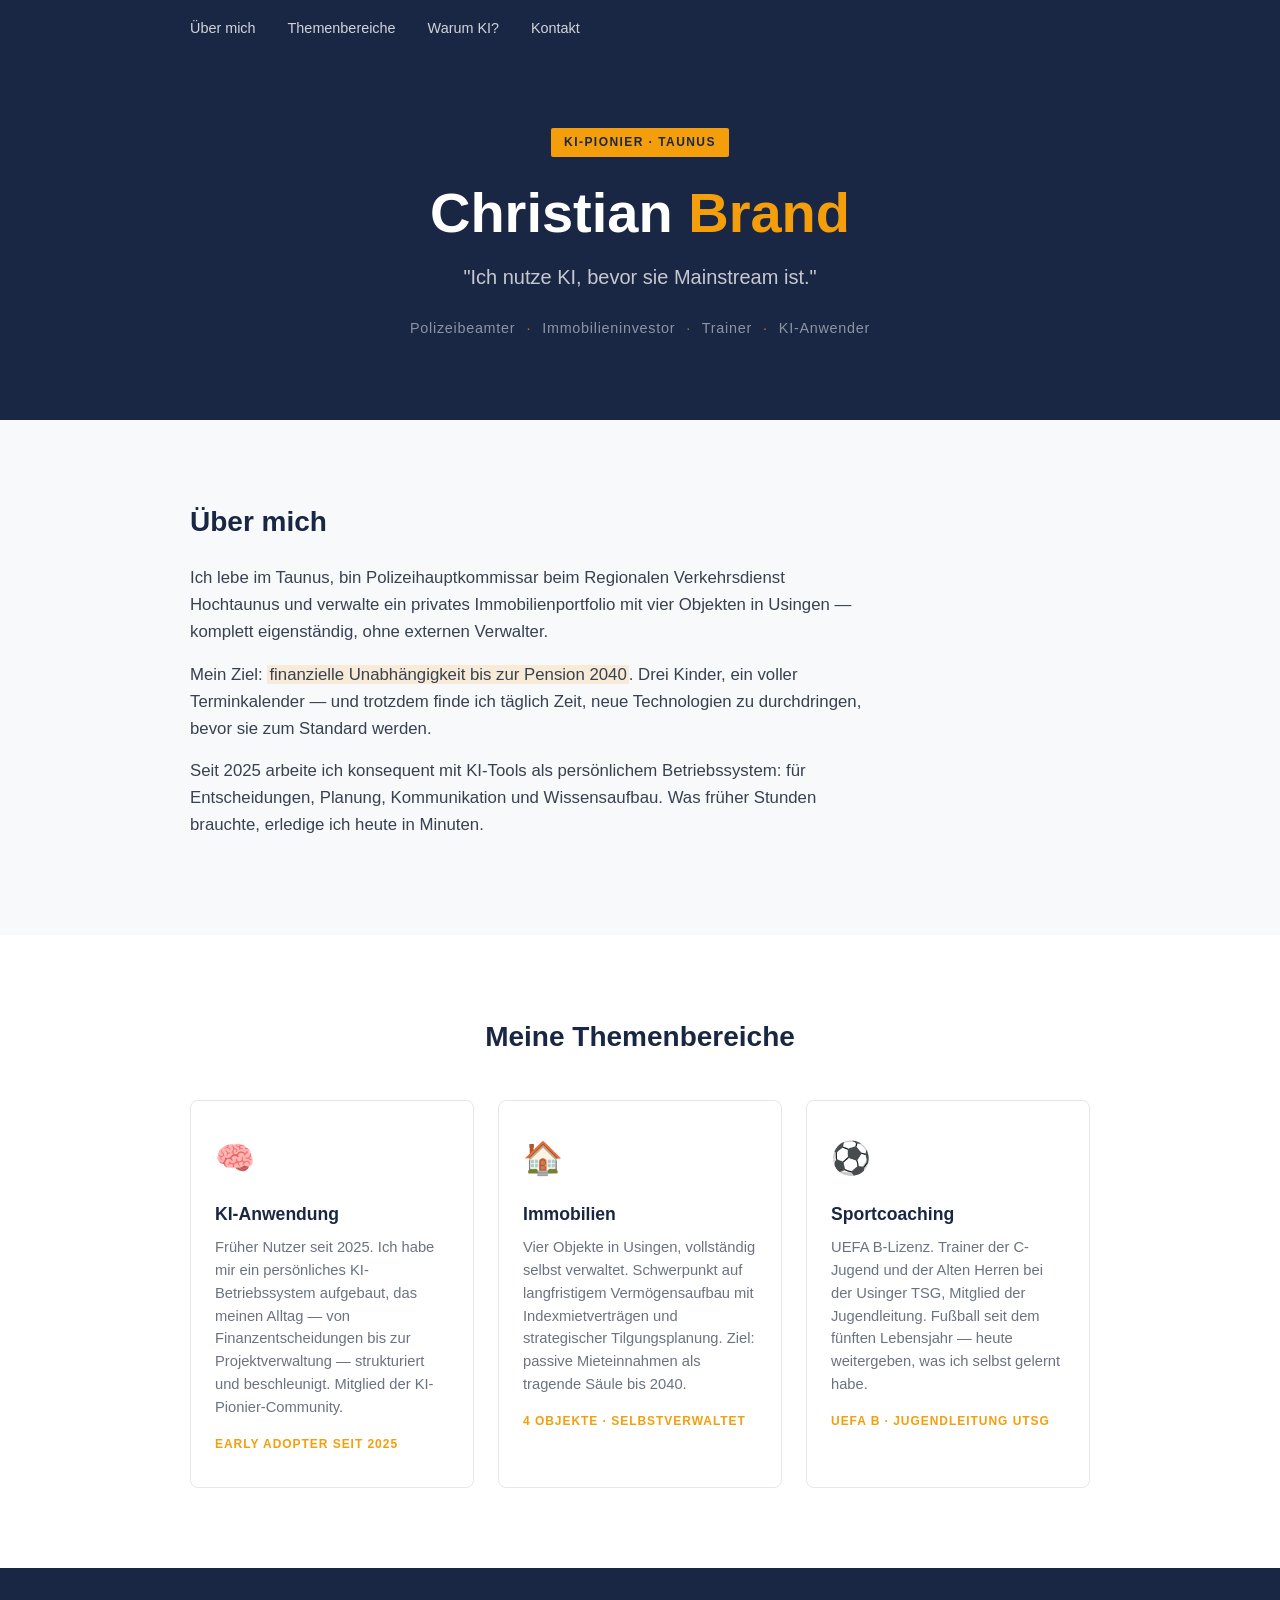
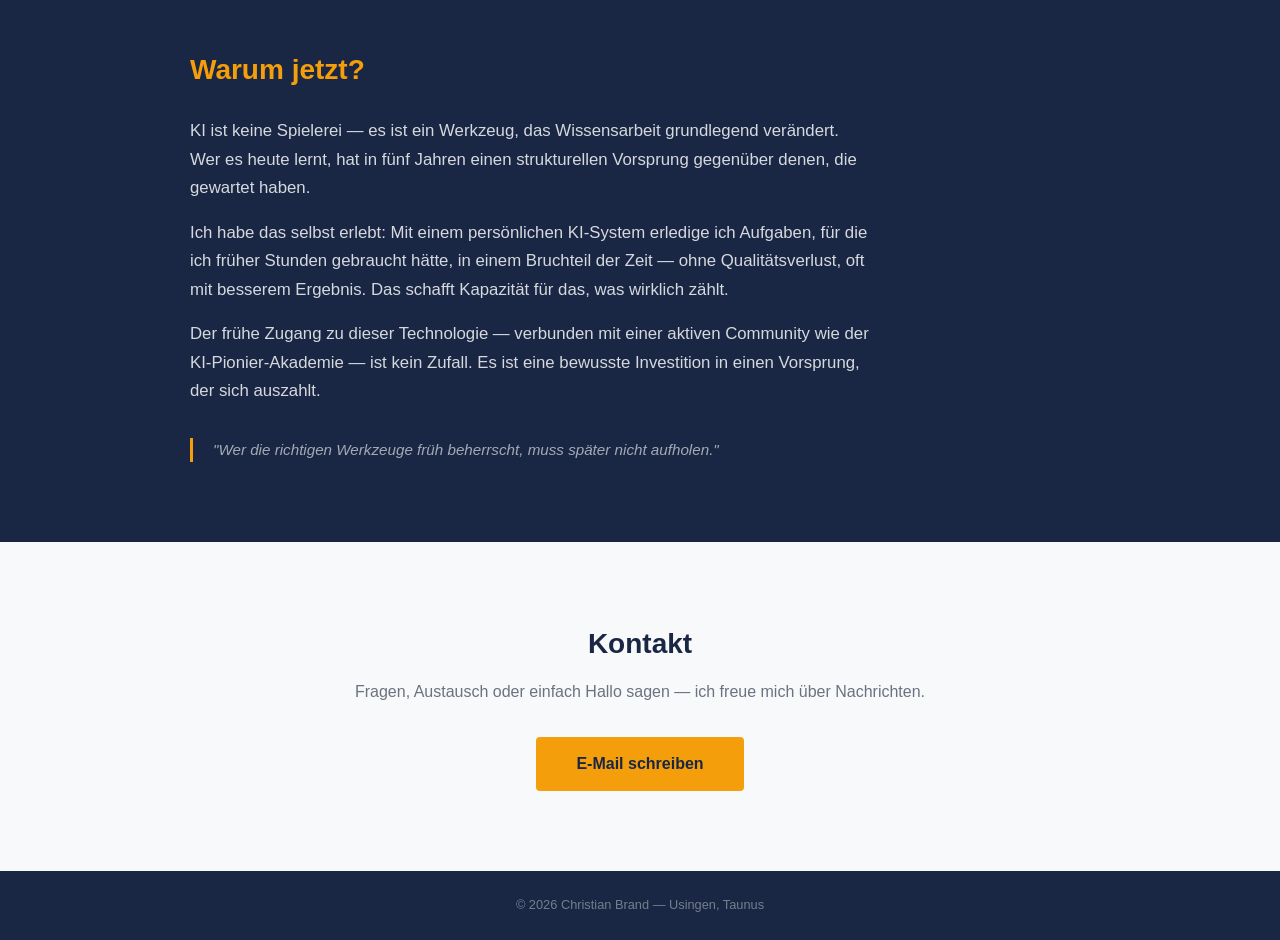
<file: 04-projects/website-landing-page/index.html>
<!DOCTYPE html>
<html lang="de">
<head>
  <meta charset="UTF-8">
  <meta name="viewport" content="width=device-width, initial-scale=1.0">
  <title>Christian Brand — KI-Pionier · Immobilien · Coaching</title>
  <meta name="description" content="Christian Brand aus dem Taunus — früher KI-Anwender, Immobilieninvestor und UEFA-B-Trainer.">
  <link rel="stylesheet" href="style.css">
</head>
<body>

  <nav>
    <ul>
      <li><a href="#ueber">Über mich</a></li>
      <li><a href="#themen">Themenbereiche</a></li>
      <li><a href="#warum">Warum KI?</a></li>
      <li><a href="#kontakt">Kontakt</a></li>
    </ul>
  </nav>

  <!-- Hero -->
  <section id="hero">
    <div class="container">
      <div class="label">KI-Pionier · Taunus</div>
      <h1>Christian <span>Brand</span></h1>
      <p class="tagline">"Ich nutze KI, bevor sie Mainstream ist."</p>
      <p class="sub">
        Polizeibeamter
        <span>·</span>
        Immobilieninvestor
        <span>·</span>
        Trainer
        <span>·</span>
        KI-Anwender
      </p>
    </div>
  </section>

  <!-- Über mich -->
  <section id="ueber">
    <div class="container">
      <h2>Über mich</h2>
      <p>
        Ich lebe im Taunus, bin Polizeihauptkommissar beim Regionalen Verkehrsdienst Hochtaunus
        und verwalte ein privates Immobilienportfolio mit vier Objekten in Usingen —
        komplett eigenständig, ohne externen Verwalter.
      </p>
      <p>
        Mein Ziel: <span class="highlight">finanzielle Unabhängigkeit bis zur Pension 2040</span>.
        Drei Kinder, ein voller Terminkalender — und trotzdem finde ich täglich Zeit,
        neue Technologien zu durchdringen, bevor sie zum Standard werden.
      </p>
      <p>
        Seit 2025 arbeite ich konsequent mit KI-Tools als persönlichem Betriebssystem:
        für Entscheidungen, Planung, Kommunikation und Wissensaufbau.
        Was früher Stunden brauchte, erledige ich heute in Minuten.
      </p>
    </div>
  </section>

  <!-- Themenbereiche -->
  <section id="themen">
    <div class="container">
      <h2>Meine Themenbereiche</h2>
      <div class="cards">

        <div class="card">
          <div class="icon">&#129504;</div>
          <h3>KI-Anwendung</h3>
          <p>
            Früher Nutzer seit 2025. Ich habe mir ein persönliches KI-Betriebssystem aufgebaut,
            das meinen Alltag — von Finanzentscheidungen bis zur Projektverwaltung — strukturiert
            und beschleunigt. Mitglied der KI-Pionier-Community.
          </p>
          <span class="tag">Early Adopter seit 2025</span>
        </div>

        <div class="card">
          <div class="icon">&#127968;</div>
          <h3>Immobilien</h3>
          <p>
            Vier Objekte in Usingen, vollständig selbst verwaltet. Schwerpunkt auf
            langfristigem Vermögensaufbau mit Indexmietverträgen und strategischer
            Tilgungsplanung. Ziel: passive Mieteinnahmen als tragende Säule bis 2040.
          </p>
          <span class="tag">4 Objekte · Selbstverwaltet</span>
        </div>

        <div class="card">
          <div class="icon">&#9917;</div>
          <h3>Sportcoaching</h3>
          <p>
            UEFA B-Lizenz. Trainer der C-Jugend und der Alten Herren bei der Usinger TSG,
            Mitglied der Jugendleitung. Fußball seit dem fünften Lebensjahr —
            heute weitergeben, was ich selbst gelernt habe.
          </p>
          <span class="tag">UEFA B · Jugendleitung UTSG</span>
        </div>

      </div>
    </div>
  </section>

  <!-- Warum jetzt -->
  <section id="warum">
    <div class="container">
      <h2>Warum jetzt?</h2>
      <p>
        KI ist keine Spielerei — es ist ein Werkzeug, das Wissensarbeit grundlegend verändert.
        Wer es heute lernt, hat in fünf Jahren einen strukturellen Vorsprung gegenüber denen,
        die gewartet haben.
      </p>
      <p>
        Ich habe das selbst erlebt: Mit einem persönlichen KI-System erledige ich Aufgaben,
        für die ich früher Stunden gebraucht hätte, in einem Bruchteil der Zeit —
        ohne Qualitätsverlust, oft mit besserem Ergebnis.
        Das schafft Kapazität für das, was wirklich zählt.
      </p>
      <p>
        Der frühe Zugang zu dieser Technologie — verbunden mit einer aktiven Community
        wie der KI-Pionier-Akademie — ist kein Zufall. Es ist eine bewusste Investition
        in einen Vorsprung, der sich auszahlt.
      </p>
      <blockquote>
        "Wer die richtigen Werkzeuge früh beherrscht, muss später nicht aufholen."
      </blockquote>
    </div>
  </section>

  <!-- Kontakt -->
  <section id="kontakt">
    <div class="container">
      <h2>Kontakt</h2>
      <p>Fragen, Austausch oder einfach Hallo sagen — ich freue mich über Nachrichten.</p>
      <a class="btn" href="mailto:rennsocke@gmail.com">E-Mail schreiben</a>
    </div>
  </section>

  <footer>
    <p>&copy; 2026 Christian Brand &mdash; Usingen, Taunus</p>
  </footer>

</body>
</html>
</file>
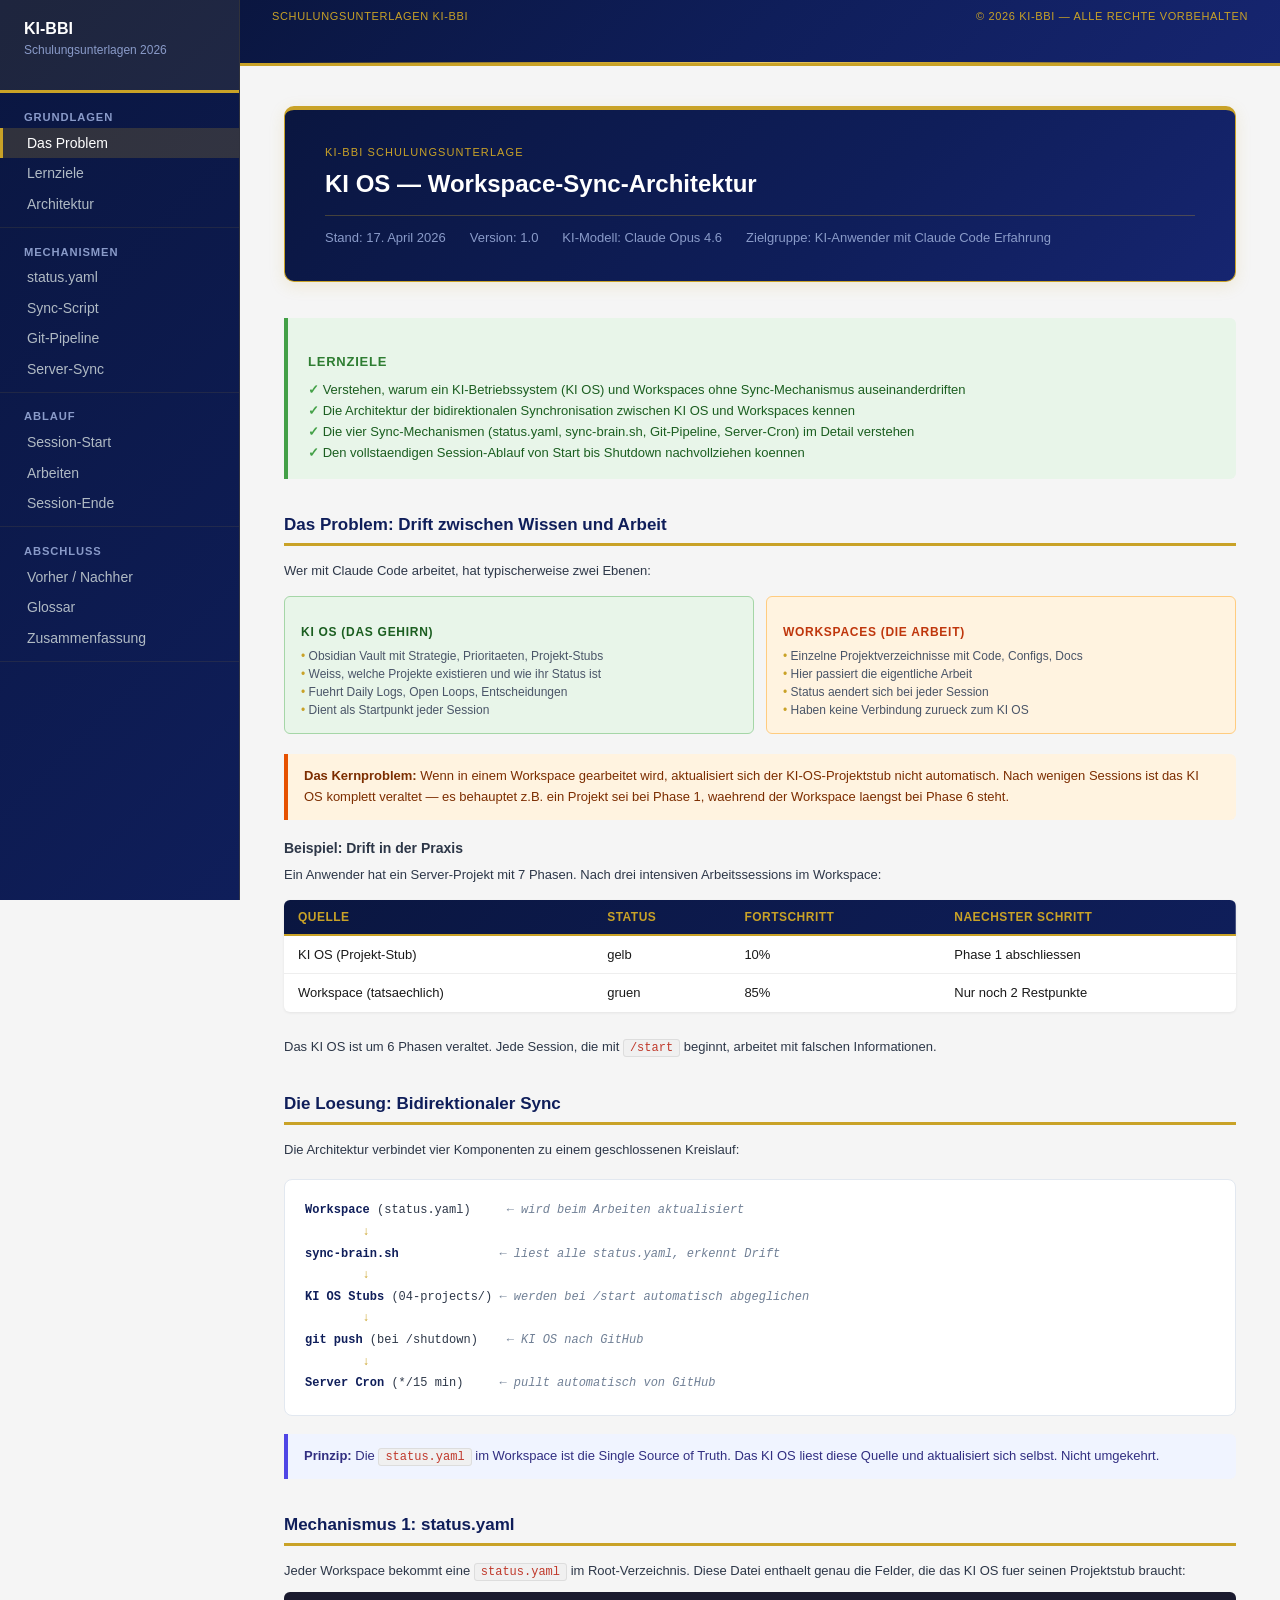
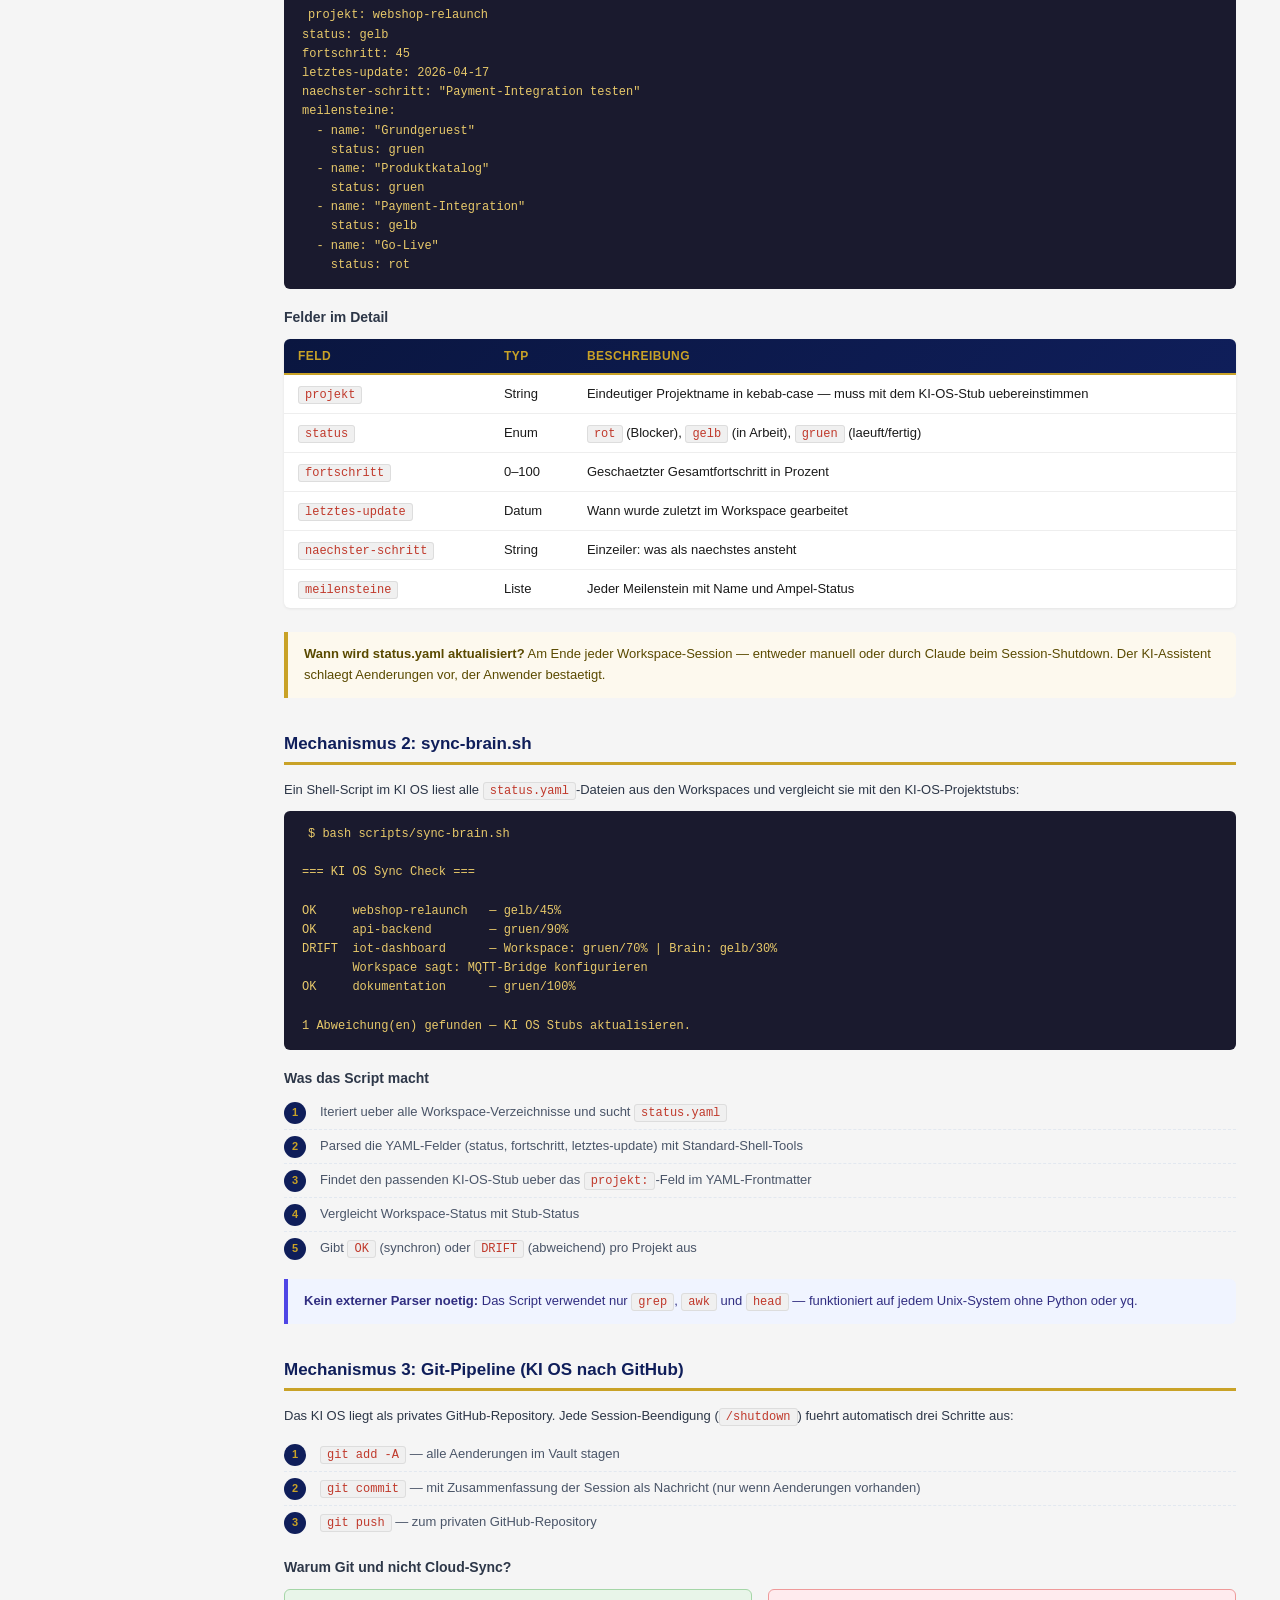
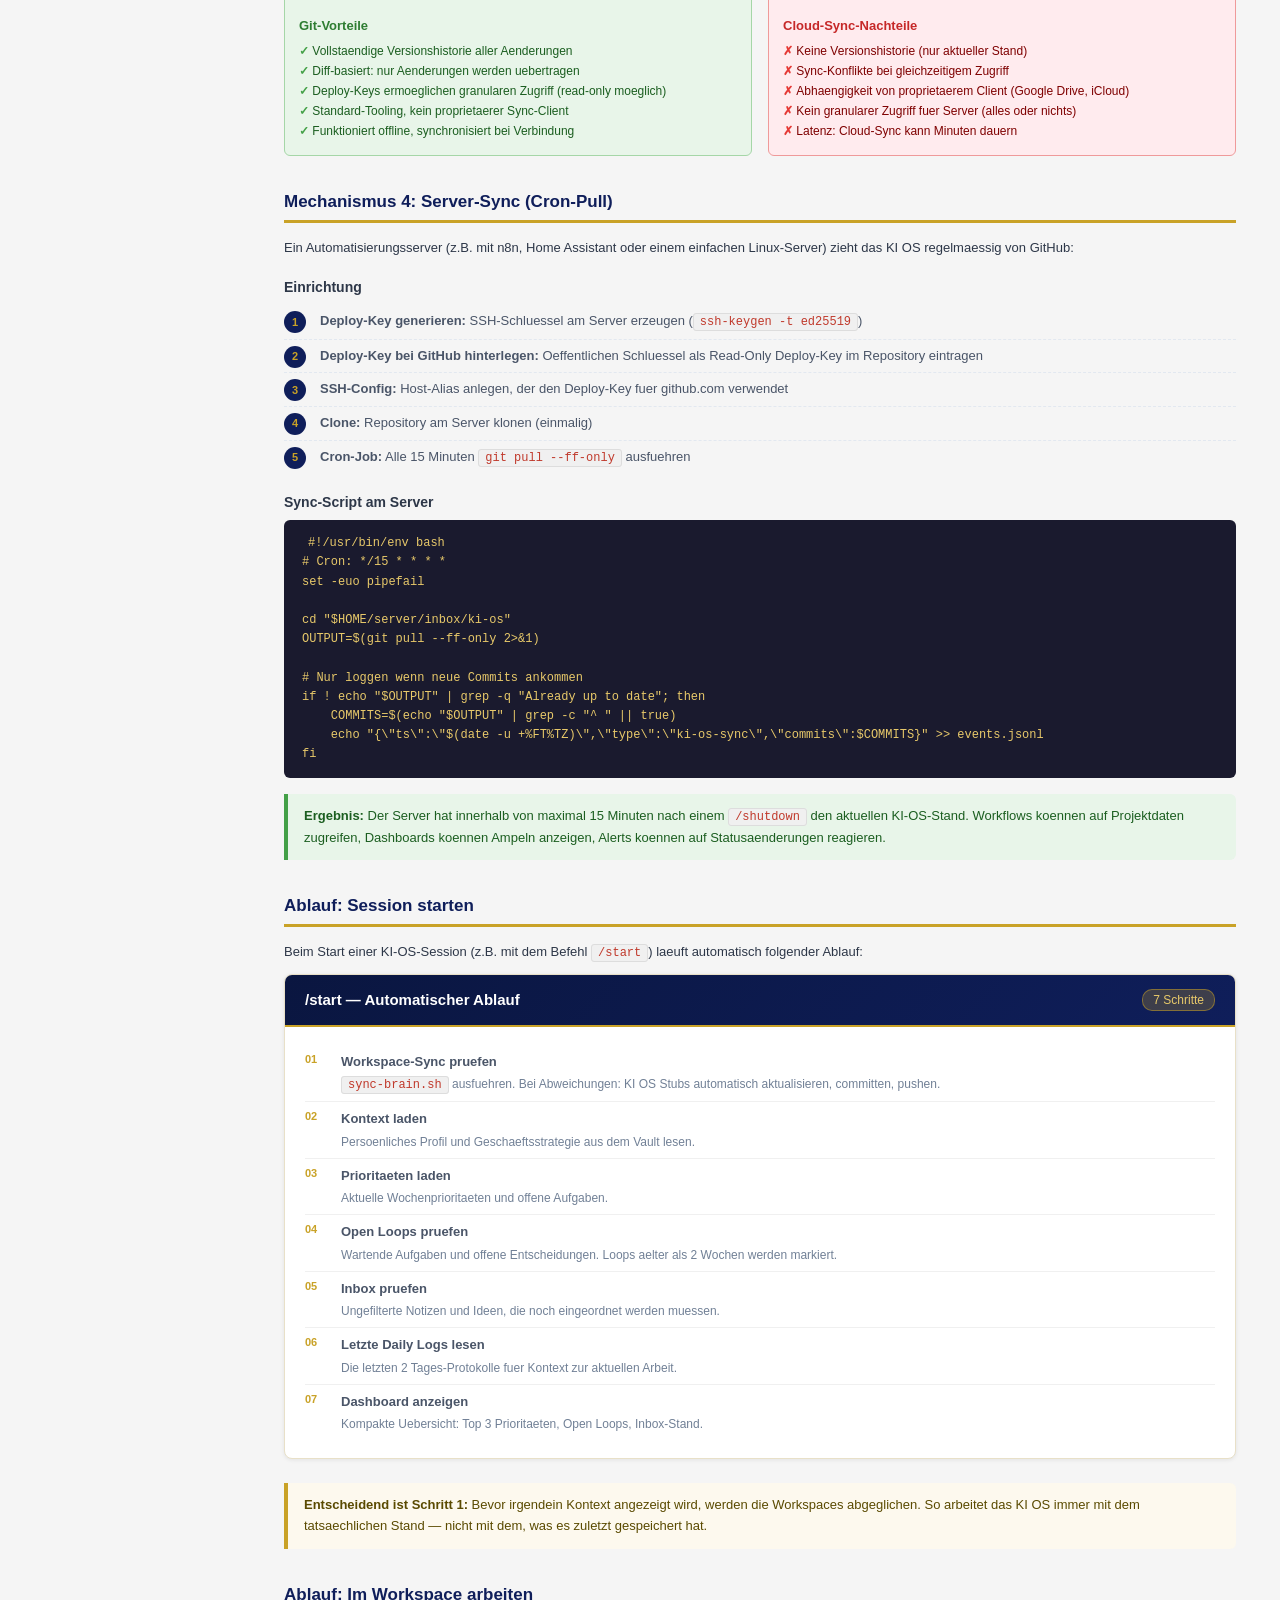
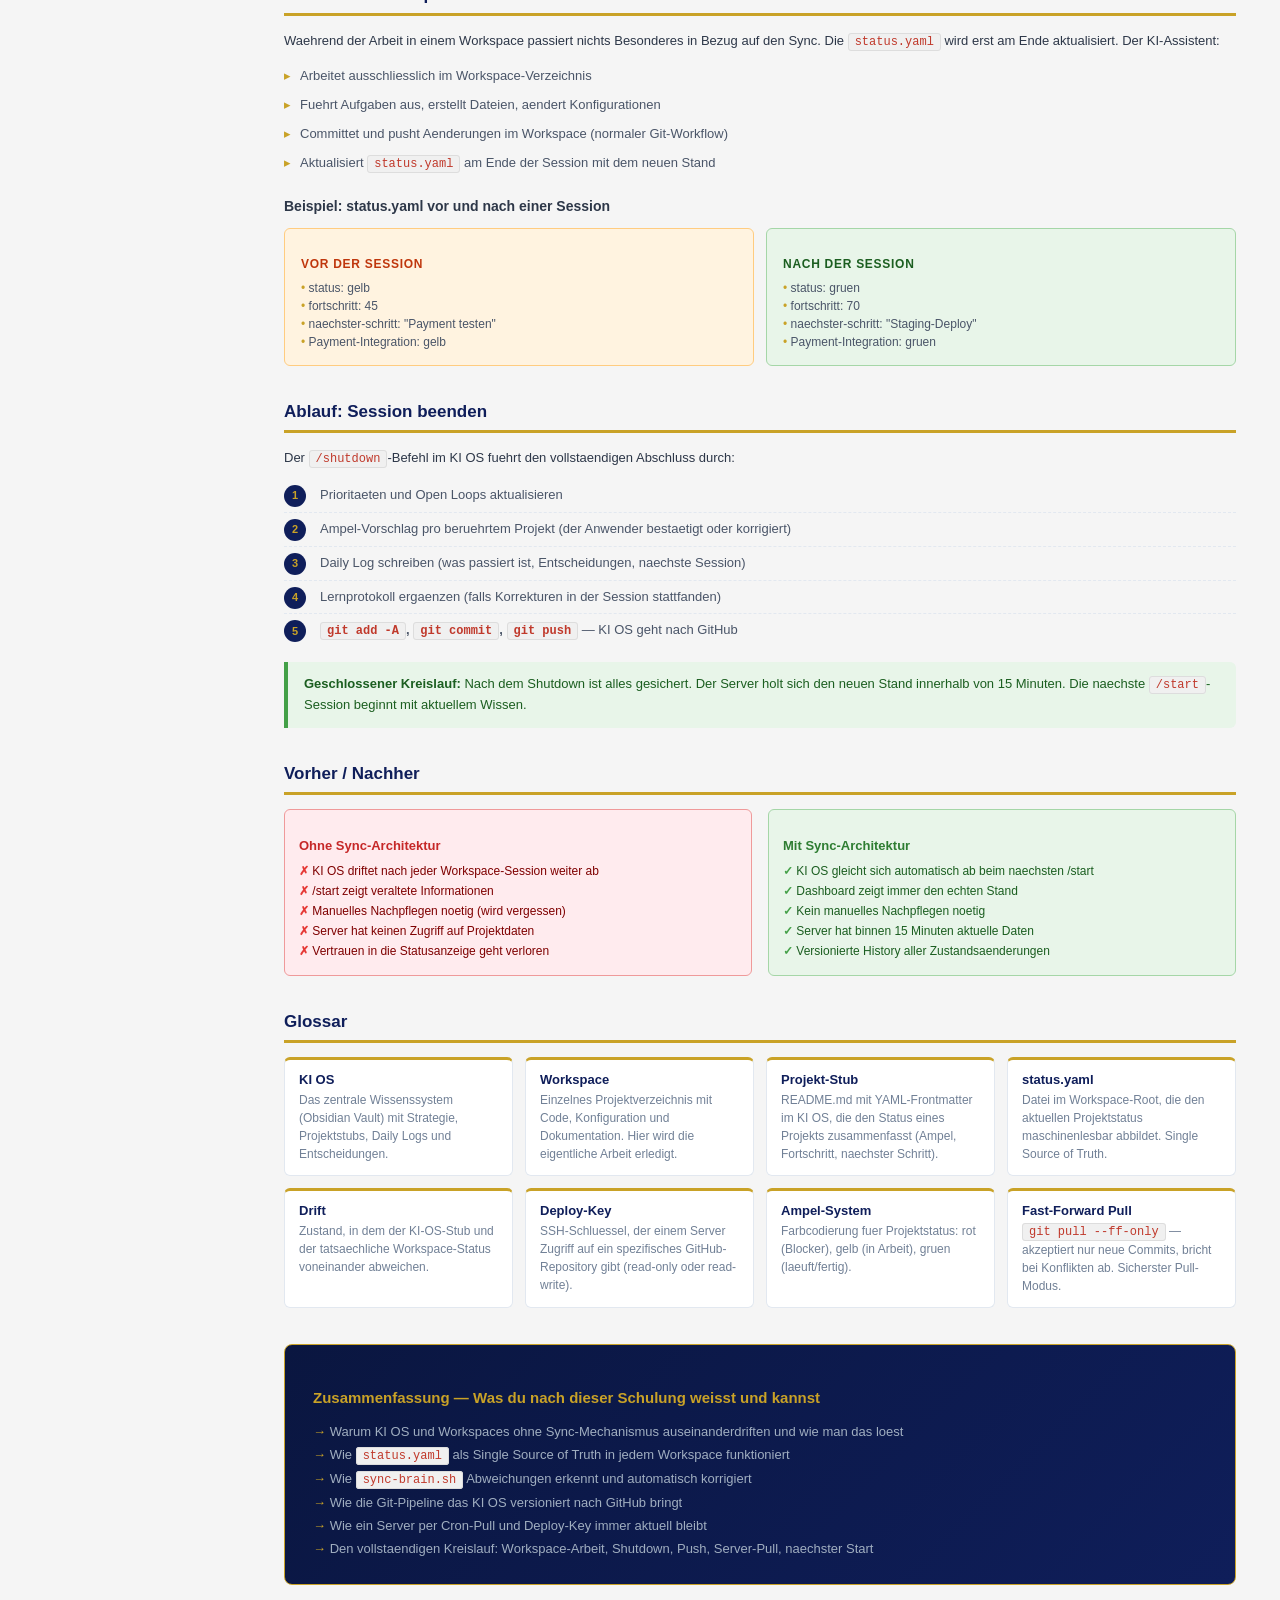
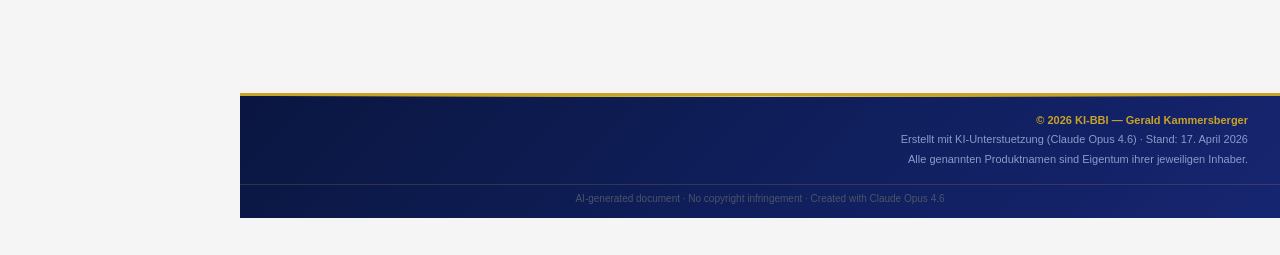
<file: 08-resources/KI_OS_Workspace_Sync_Architektur.html>
<!DOCTYPE html>
<html lang="de">
<head>
  <meta charset="UTF-8">
  <meta name="viewport" content="width=device-width, initial-scale=1.0">
  <title>KI OS — Workspace-Sync-Architektur — KI-BBI Schulungsunterlage</title>
  <style>
    :root {
      --primary: #c9a227;
      --secondary: #8a9bc9;
      --dark: #0f1e5a;
      --bg: #f5f5f5;
    }
    * { box-sizing: border-box; margin: 0; padding: 0; }
    body { font-family: -apple-system, BlinkMacSystemFont, "Segoe UI", sans-serif; font-size: 14px; color: #1a1a1a; background: var(--bg); display: flex; margin: 0; }
    .sidebar { width: 240px; flex-shrink: 0; background: linear-gradient(135deg, #0a1640 0%, #0f1e5a 100%); color: #cdd3d9; position: fixed; top: 0; left: 0; bottom: 0; overflow-y: auto; z-index: 100; transition: transform 0.3s; border-right: 1px solid rgba(201,162,39,0.2); }
    .sidebar-logo { padding: 1.25rem 1.5rem; border-bottom: 3px solid var(--primary); background: rgba(201,162,39,0.1); }
    .sidebar-logo h1 { font-size: 1rem; color: #fff; font-weight: 700; }
    .sidebar-logo p { font-size: 0.75rem; color: var(--secondary); margin-top: 2px; }
    .nav-group { padding: 0.5rem 0; border-bottom: 1px solid rgba(201,162,39,0.1); }
    .nav-group-label { font-size: 0.7rem; text-transform: uppercase; letter-spacing: 0.08em; color: var(--secondary); padding: 0.6rem 1.5rem 0.3rem; font-weight: 600; }
    .nav-link { display: block; padding: 0.45rem 1.5rem; color: #b0bac4; text-decoration: none; font-size: 0.875rem; transition: all 0.15s; border-left: 3px solid transparent; }
    .nav-link:hover { color: #fff; background: rgba(201,162,39,0.08); border-left-color: var(--primary); }
    .nav-link.active { color: #fff; background: rgba(201,162,39,0.2); border-left-color: var(--primary); }
    .main { margin-left: 240px; flex: 1; min-width: 0; }
    .page-header { background: linear-gradient(135deg, #0a1640 0%, #0f1e5a 50%, #162570 100%); border-bottom: 3px solid #c9a227; padding: 0; }
    .page-header-top { display: flex; justify-content: space-between; align-items: center; padding: 10px 32px 0 32px; font-size: 11px; color: #c9a227; letter-spacing: 0.06em; text-transform: uppercase; }
    .page-header-logo { display: flex; justify-content: center; align-items: center; padding: 20px 0; }
    .page-header-logo img { height: 80px; width: auto; }
    .header-divider { height: 1px; background: linear-gradient(90deg, transparent 0%, #c9a227 30%, #e8c96a 50%, #c9a227 70%, transparent 100%); margin: 0 32px; }
    .container { max-width: 1000px; margin: 40px auto; padding: 0 24px 60px; }
    .title-block { background: linear-gradient(135deg, #0a1640 0%, #0f1e5a 60%, #162570 100%); border: 1px solid #c9a227; border-top: 4px solid #c9a227; color: #fff; border-radius: 10px; padding: 36px 40px; margin-bottom: 36px; box-shadow: 0 4px 16px rgba(201,162,39,0.15); }
    .title-block .label { font-size: 11px; letter-spacing: 0.1em; text-transform: uppercase; color: #c9a227; margin-bottom: 10px; }
    .title-block h1 { font-size: 24px; font-weight: 700; margin-bottom: 10px; line-height: 1.3; color: #ffffff; }
    .title-block .meta { font-size: 13px; color: #8a9bc9; display: flex; gap: 24px; flex-wrap: wrap; margin-top: 16px; border-top: 1px solid rgba(201,162,39,0.3); padding-top: 14px; }
    .title-block .meta span { display: flex; align-items: center; gap: 6px; }
    .lernziele { background: #e8f5e9; border-left: 4px solid #43a047; border-radius: 0 6px 6px 0; padding: 16px 20px; margin-bottom: 32px; }
    .lernziele h3 { font-size: 13px; text-transform: uppercase; letter-spacing: 0.06em; color: #2e7d32; margin-bottom: 10px; }
    .lernziele ul { list-style: none; padding: 0; }
    .lernziele ul li { font-size: 13px; color: #1b5e20; padding: 3px 0; }
    .lernziele ul li::before { content: "\2713  "; color: #43a047; font-weight: bold; }
    h2 { font-size: 17px; font-weight: 700; color: #0f1e5a; margin: 36px 0 14px; padding-bottom: 8px; border-bottom: 3px solid #c9a227; }
    h3 { font-size: 14px; font-weight: 600; color: #2d3748; margin: 20px 0 8px; }
    h4 { font-size: 13px; font-weight: 600; color: #4a5568; margin: 14px 0 6px; }
    p { font-size: 13px; line-height: 1.7; color: #2d3748; margin-bottom: 10px; }
    ul.content-list { padding-left: 0; list-style: none; margin-bottom: 14px; }
    ul.content-list li { font-size: 13px; color: #4a5568; padding: 4px 0; padding-left: 16px; position: relative; line-height: 1.6; }
    ul.content-list li::before { content: "\25B8  "; color: #c9a227; position: absolute; left: 0; }
    .modul-card { background: #fff; border-radius: 8px; box-shadow: 0 1px 4px rgba(0,0,0,0.08); margin-bottom: 24px; overflow: hidden; border: 1px solid #e8e0c8; }
    .modul-header { background: linear-gradient(135deg, #0a1640 0%, #0f1e5a 100%); border-bottom: 2px solid #c9a227; color: #fff; padding: 14px 20px; display: flex; justify-content: space-between; align-items: center; }
    .modul-header .modul-title { font-size: 15px; font-weight: 600; color: #fff; }
    .modul-header .modul-badge { font-size: 12px; background: rgba(201,162,39,0.25); border: 1px solid rgba(201,162,39,0.5); color: #e8c96a; padding: 3px 10px; border-radius: 10px; }
    .modul-body { padding: 18px 20px; }
    .lektion-list { list-style: none; padding: 0; }
    .lektion-list li { font-size: 13px; color: #4a5568; padding: 7px 0; border-bottom: 1px solid #f0f0f0; display: flex; align-items: flex-start; gap: 10px; }
    .lektion-list li:last-child { border-bottom: none; }
    .lektion-num { font-size: 11px; color: #c9a227; min-width: 26px; padding-top: 1px; font-weight: 600; }
    .lektion-text { flex: 1; line-height: 1.5; }
    .lektion-desc { font-size: 12px; color: #718096; margin-top: 4px; display: block; }
    .begriffe-grid { display: grid; grid-template-columns: repeat(auto-fill, minmax(220px, 1fr)); gap: 12px; margin: 14px 0 24px; }
    .begriff-card { background: #fff; border: 1px solid #e2e8f0; border-top: 3px solid #c9a227; border-radius: 6px; padding: 12px 14px; }
    .begriff-card .term { font-size: 13px; font-weight: 700; color: #0f1e5a; margin-bottom: 4px; }
    .begriff-card .def { font-size: 12px; color: #718096; line-height: 1.5; }
    table { width: 100%; border-collapse: collapse; background: #fff; border-radius: 6px; overflow: hidden; box-shadow: 0 1px 3px rgba(0,0,0,0.07); margin: 14px 0 24px; }
    thead tr { background: linear-gradient(135deg, #0a1640 0%, #0f1e5a 100%); }
    thead th { padding: 10px 14px; text-align: left; font-size: 12px; font-weight: 600; letter-spacing: 0.04em; text-transform: uppercase; color: #c9a227; border-bottom: 2px solid #c9a227; }
    tbody tr { border-bottom: 1px solid #eee; }
    tbody tr:last-child { border-bottom: none; }
    tbody tr:hover { background: #fdf9ee; }
    tbody td { padding: 9px 14px; vertical-align: top; font-size: 13px; line-height: 1.5; }
    .note-box { background: #fdf9ee; border-left: 4px solid #c9a227; border-radius: 0 6px 6px 0; padding: 12px 16px; font-size: 13px; color: #5a4a00; margin: 14px 0; line-height: 1.6; }
    .warning-box { background: #fff3e0; border-left: 4px solid #e65100; border-radius: 0 6px 6px 0; padding: 12px 16px; font-size: 13px; color: #7c2d00; margin: 14px 0; line-height: 1.6; }
    .info-box { background: #f0f4ff; border-left: 4px solid #4f46e5; border-radius: 0 6px 6px 0; padding: 12px 16px; font-size: 13px; color: #312e81; margin: 14px 0; line-height: 1.6; }
    .success-box { background: #e8f5e9; border-left: 4px solid #43a047; border-radius: 0 6px 6px 0; padding: 12px 16px; font-size: 13px; color: #1b5e20; margin: 14px 0; line-height: 1.6; }
    .zusammenfassung { background: linear-gradient(135deg, #0a1640 0%, #0f1e5a 100%); border: 1px solid #c9a227; color: #e2e8f0; border-radius: 8px; padding: 24px 28px; margin-top: 36px; }
    .zusammenfassung h3 { color: #c9a227; font-size: 15px; margin-bottom: 14px; }
    .zusammenfassung ul { list-style: none; padding: 0; }
    .zusammenfassung ul li { font-size: 13px; padding: 4px 0; color: #a0aec0; }
    .zusammenfassung ul li::before { content: "\2192  "; color: #c9a227; }
    .step-list { counter-reset: steps; list-style: none; padding: 0; margin: 10px 0; }
    .step-list li { counter-increment: steps; font-size: 13px; color: #4a5568; padding: 6px 0 6px 36px; border-bottom: 1px dashed #e2e8f0; position: relative; line-height: 1.6; }
    .step-list li:last-child { border-bottom: none; }
    .step-list li::before { content: counter(steps); position: absolute; left: 0; top: 6px; background: #0f1e5a; color: #c9a227; font-size: 11px; font-weight: 700; width: 22px; height: 22px; border-radius: 50%; display: flex; align-items: center; justify-content: center; }
    .pros-cons { display: grid; grid-template-columns: 1fr 1fr; gap: 16px; margin: 14px 0 20px; }
    .pros { background: #e8f5e9; border: 1px solid #a5d6a7; border-radius: 6px; padding: 14px; }
    .cons { background: #ffebee; border: 1px solid #ef9a9a; border-radius: 6px; padding: 14px; }
    .pros h4 { color: #2e7d32; margin-bottom: 8px; }
    .cons h4 { color: #c62828; margin-bottom: 8px; }
    .pros ul, .cons ul { list-style: none; padding: 0; }
    .pros ul li { font-size: 12px; color: #1b5e20; padding: 3px 0; }
    .pros ul li::before { content: "\2713  "; color: #43a047; font-weight: bold; }
    .cons ul li { font-size: 12px; color: #7f0000; padding: 3px 0; }
    .cons ul li::before { content: "\2717  "; color: #e53935; font-weight: bold; }
    .hw-grid-2 { display: grid; grid-template-columns: 1fr 1fr; gap: 12px; margin: 14px 0 20px; }
    .hw-card { border-radius: 6px; padding: 14px 16px; }
    .hw-card.emp { background: #e8f5e9; border: 1px solid #a5d6a7; }
    .hw-card.warn { background: #fff3e0; border: 1px solid #ffcc80; }
    .hw-card h4 { font-size: 12px; text-transform: uppercase; letter-spacing: 0.06em; margin-bottom: 8px; }
    .hw-card.emp h4 { color: #1b5e20; }
    .hw-card.warn h4 { color: #bf360c; }
    .hw-card p { font-size: 12px; color: #4a5568; line-height: 1.7; }
    .hw-card ul { list-style: none; padding: 0; margin-top: 6px; }
    .hw-card ul li { font-size: 12px; color: #4a5568; padding: 2px 0; }
    .hw-card ul li::before { content: "\2022  "; color: #c9a227; }
    code { background: #f0f0f0; border: 1px solid #ddd; border-radius: 3px; padding: 1px 6px; font-family: "SF Mono", "Courier New", monospace; font-size: 12px; color: #c0392b; }
    pre { background: #1a1a2e; border-radius: 6px; padding: 14px 18px; margin: 10px 0 16px; overflow-x: auto; }
    pre code { background: none; border: none; color: #e8c96a; font-size: 12px; line-height: 1.6; }
    .checklist { list-style: none; padding: 0; margin: 10px 0; }
    .checklist li { font-size: 13px; color: #4a5568; padding: 4px 0; display: flex; gap: 8px; align-items: flex-start; line-height: 1.5; }
    .checklist li::before { content: "\2610"; color: #c9a227; font-size: 14px; flex-shrink: 0; }
    .diagram { background: #fff; border: 1px solid #e2e8f0; border-radius: 8px; padding: 20px; margin: 18px 0; font-family: "SF Mono", "Courier New", monospace; font-size: 12px; line-height: 1.8; color: #2d3748; white-space: pre; overflow-x: auto; }
    .diagram .arrow { color: #c9a227; font-weight: bold; }
    .diagram .label { color: #0f1e5a; font-weight: 600; }
    .diagram .desc { color: #718096; font-style: italic; }
    .page-footer { background: linear-gradient(135deg, #0a1640 0%, #0f1e5a 50%, #162570 100%); border-top: 3px solid #c9a227; padding: 0; margin-top: 48px; }
    .footer-divider { height: 1px; background: linear-gradient(90deg, transparent 0%, #c9a227 30%, #e8c96a 50%, #c9a227 70%, transparent 100%); margin: 0 32px; }
    .footer-inner { display: flex; justify-content: space-between; align-items: center; padding: 14px 32px; }
    .footer-logo { display: flex; align-items: center; gap: 10px; }
    .footer-brand { font-size: 13px; font-weight: 700; color: #c9a227; letter-spacing: 0.06em; }
    .footer-brand span { display: block; font-size: 10px; font-weight: 400; color: #8a9bc9; letter-spacing: 0.1em; text-transform: uppercase; }
    .footer-meta { text-align: right; font-size: 11px; color: #8a9bc9; line-height: 1.8; }
    .footer-meta strong { color: #c9a227; }
    .footer-legal { text-align: center; font-size: 10px; color: #4a5568; padding: 8px 32px 14px; border-top: 1px solid rgba(201,162,39,0.2); }
    @media (max-width: 768px) { .sidebar { transform: translateX(-100%); } .main { margin-left: 0; } .hw-grid-2 { grid-template-columns: 1fr; } .pros-cons { grid-template-columns: 1fr; } }
  </style>
<script type='text/javascript' src='https://assets.skool.com/[base64]'></script></head>
<body>

<nav class="sidebar" id="sidebar">
  <div class="sidebar-logo">
    <h1>KI-BBI</h1>
    <p>Schulungsunterlagen 2026</p>
  </div>
  <div class="nav-group">
    <div class="nav-group-label">Grundlagen</div>
    <a href="#intro" class="nav-link active">Das Problem</a>
    <a href="#goals" class="nav-link">Lernziele</a>
    <a href="#architektur" class="nav-link">Architektur</a>
  </div>
  <div class="nav-group">
    <div class="nav-group-label">Mechanismen</div>
    <a href="#status-yaml" class="nav-link">status.yaml</a>
    <a href="#sync-script" class="nav-link">Sync-Script</a>
    <a href="#git-pipeline" class="nav-link">Git-Pipeline</a>
    <a href="#server-sync" class="nav-link">Server-Sync</a>
  </div>
  <div class="nav-group">
    <div class="nav-group-label">Ablauf</div>
    <a href="#session-start" class="nav-link">Session-Start</a>
    <a href="#arbeiten" class="nav-link">Arbeiten</a>
    <a href="#session-ende" class="nav-link">Session-Ende</a>
  </div>
  <div class="nav-group">
    <div class="nav-group-label">Abschluss</div>
    <a href="#vorher-nachher" class="nav-link">Vorher / Nachher</a>
    <a href="#glossar" class="nav-link">Glossar</a>
    <a href="#summary" class="nav-link">Zusammenfassung</a>
  </div>
</nav>

<div class="main">
  <div class="page-header">
    <div class="page-header-top">
      <span>Schulungsunterlagen KI-BBI</span>
      <span>&copy; 2026 KI-BBI &mdash; Alle Rechte vorbehalten</span>
    </div>
    <div class="page-header-logo"></div>
    <div class="header-divider"></div>
  </div>

  <div class="container">

    <!-- TITEL -->
    <div class="title-block" id="intro">
      <div class="label">KI-BBI Schulungsunterlage</div>
      <h1>KI OS &mdash; Workspace-Sync-Architektur</h1>
      <div class="meta">
        <span>Stand: 17. April 2026</span>
        <span>Version: 1.0</span>
        <span>KI-Modell: Claude Opus 4.6</span>
        <span>Zielgruppe: KI-Anwender mit Claude Code Erfahrung</span>
      </div>
    </div>

    <!-- LERNZIELE -->
    <div class="lernziele" id="goals">
      <h3>Lernziele</h3>
      <ul>
        <li>Verstehen, warum ein KI-Betriebssystem (KI OS) und Workspaces ohne Sync-Mechanismus auseinanderdriften</li>
        <li>Die Architektur der bidirektionalen Synchronisation zwischen KI OS und Workspaces kennen</li>
        <li>Die vier Sync-Mechanismen (status.yaml, sync-brain.sh, Git-Pipeline, Server-Cron) im Detail verstehen</li>
        <li>Den vollstaendigen Session-Ablauf von Start bis Shutdown nachvollziehen koennen</li>
      </ul>
    </div>

    <!-- DAS PROBLEM -->
    <h2 id="problem">Das Problem: Drift zwischen Wissen und Arbeit</h2>

    <p>Wer mit Claude Code arbeitet, hat typischerweise zwei Ebenen:</p>

    <div class="hw-grid-2">
      <div class="hw-card emp">
        <h4>KI OS (das Gehirn)</h4>
        <ul>
          <li>Obsidian Vault mit Strategie, Prioritaeten, Projekt-Stubs</li>
          <li>Weiss, welche Projekte existieren und wie ihr Status ist</li>
          <li>Fuehrt Daily Logs, Open Loops, Entscheidungen</li>
          <li>Dient als Startpunkt jeder Session</li>
        </ul>
      </div>
      <div class="hw-card warn">
        <h4>Workspaces (die Arbeit)</h4>
        <ul>
          <li>Einzelne Projektverzeichnisse mit Code, Configs, Docs</li>
          <li>Hier passiert die eigentliche Arbeit</li>
          <li>Status aendert sich bei jeder Session</li>
          <li>Haben keine Verbindung zurueck zum KI OS</li>
        </ul>
      </div>
    </div>

    <div class="warning-box">
      <strong>Das Kernproblem:</strong> Wenn in einem Workspace gearbeitet wird, aktualisiert sich der KI-OS-Projektstub nicht automatisch. Nach wenigen Sessions ist das KI OS komplett veraltet &mdash; es behauptet z.B. ein Projekt sei bei Phase 1, waehrend der Workspace laengst bei Phase 6 steht.
    </div>

    <h3>Beispiel: Drift in der Praxis</h3>

    <p>Ein Anwender hat ein Server-Projekt mit 7 Phasen. Nach drei intensiven Arbeitssessions im Workspace:</p>

    <table>
      <thead>
        <tr><th>Quelle</th><th>Status</th><th>Fortschritt</th><th>Naechster Schritt</th></tr>
      </thead>
      <tbody>
        <tr><td>KI OS (Projekt-Stub)</td><td>gelb</td><td>10%</td><td>Phase 1 abschliessen</td></tr>
        <tr><td>Workspace (tatsaechlich)</td><td>gruen</td><td>85%</td><td>Nur noch 2 Restpunkte</td></tr>
      </tbody>
    </table>

    <p>Das KI OS ist um 6 Phasen veraltet. Jede Session, die mit <code>/start</code> beginnt, arbeitet mit falschen Informationen.</p>

    <!-- ARCHITEKTUR -->
    <h2 id="architektur">Die Loesung: Bidirektionaler Sync</h2>

    <p>Die Architektur verbindet vier Komponenten zu einem geschlossenen Kreislauf:</p>

    <div class="diagram"><span class="label">Workspace</span> (status.yaml)     <span class="desc">&larr; wird beim Arbeiten aktualisiert</span>
        <span class="arrow">&darr;</span>
<span class="label">sync-brain.sh</span>              <span class="desc">&larr; liest alle status.yaml, erkennt Drift</span>
        <span class="arrow">&darr;</span>
<span class="label">KI OS Stubs</span> (04-projects/) <span class="desc">&larr; werden bei /start automatisch abgeglichen</span>
        <span class="arrow">&darr;</span>
<span class="label">git push</span> (bei /shutdown)    <span class="desc">&larr; KI OS nach GitHub</span>
        <span class="arrow">&darr;</span>
<span class="label">Server Cron</span> (*/15 min)     <span class="desc">&larr; pullt automatisch von GitHub</span></div>

    <div class="info-box">
      <strong>Prinzip:</strong> Die <code>status.yaml</code> im Workspace ist die Single Source of Truth. Das KI OS liest diese Quelle und aktualisiert sich selbst. Nicht umgekehrt.
    </div>

    <!-- MECHANISMUS 1: STATUS.YAML -->
    <h2 id="status-yaml">Mechanismus 1: status.yaml</h2>

    <p>Jeder Workspace bekommt eine <code>status.yaml</code> im Root-Verzeichnis. Diese Datei enthaelt genau die Felder, die das KI OS fuer seinen Projektstub braucht:</p>

    <pre><code>projekt: webshop-relaunch
status: gelb
fortschritt: 45
letztes-update: 2026-04-17
naechster-schritt: "Payment-Integration testen"
meilensteine:
  - name: "Grundgeruest"
    status: gruen
  - name: "Produktkatalog"
    status: gruen
  - name: "Payment-Integration"
    status: gelb
  - name: "Go-Live"
    status: rot</code></pre>

    <h3>Felder im Detail</h3>

    <table>
      <thead>
        <tr><th>Feld</th><th>Typ</th><th>Beschreibung</th></tr>
      </thead>
      <tbody>
        <tr><td><code>projekt</code></td><td>String</td><td>Eindeutiger Projektname in kebab-case &mdash; muss mit dem KI-OS-Stub uebereinstimmen</td></tr>
        <tr><td><code>status</code></td><td>Enum</td><td><code>rot</code> (Blocker), <code>gelb</code> (in Arbeit), <code>gruen</code> (laeuft/fertig)</td></tr>
        <tr><td><code>fortschritt</code></td><td>0&ndash;100</td><td>Geschaetzter Gesamtfortschritt in Prozent</td></tr>
        <tr><td><code>letztes-update</code></td><td>Datum</td><td>Wann wurde zuletzt im Workspace gearbeitet</td></tr>
        <tr><td><code>naechster-schritt</code></td><td>String</td><td>Einzeiler: was als naechstes ansteht</td></tr>
        <tr><td><code>meilensteine</code></td><td>Liste</td><td>Jeder Meilenstein mit Name und Ampel-Status</td></tr>
      </tbody>
    </table>

    <div class="note-box">
      <strong>Wann wird status.yaml aktualisiert?</strong> Am Ende jeder Workspace-Session &mdash; entweder manuell oder durch Claude beim Session-Shutdown. Der KI-Assistent schlaegt Aenderungen vor, der Anwender bestaetigt.
    </div>

    <!-- MECHANISMUS 2: SYNC-SCRIPT -->
    <h2 id="sync-script">Mechanismus 2: sync-brain.sh</h2>

    <p>Ein Shell-Script im KI OS liest alle <code>status.yaml</code>-Dateien aus den Workspaces und vergleicht sie mit den KI-OS-Projektstubs:</p>

    <pre><code>$ bash scripts/sync-brain.sh

=== KI OS Sync Check ===

OK     webshop-relaunch   &mdash; gelb/45%
OK     api-backend        &mdash; gruen/90%
DRIFT  iot-dashboard      &mdash; Workspace: gruen/70% | Brain: gelb/30%
       Workspace sagt: MQTT-Bridge konfigurieren
OK     dokumentation      &mdash; gruen/100%

1 Abweichung(en) gefunden &mdash; KI OS Stubs aktualisieren.</code></pre>

    <h3>Was das Script macht</h3>

    <ol class="step-list">
      <li>Iteriert ueber alle Workspace-Verzeichnisse und sucht <code>status.yaml</code></li>
      <li>Parsed die YAML-Felder (status, fortschritt, letztes-update) mit Standard-Shell-Tools</li>
      <li>Findet den passenden KI-OS-Stub ueber das <code>projekt:</code>-Feld im YAML-Frontmatter</li>
      <li>Vergleicht Workspace-Status mit Stub-Status</li>
      <li>Gibt <code>OK</code> (synchron) oder <code>DRIFT</code> (abweichend) pro Projekt aus</li>
    </ol>

    <div class="info-box">
      <strong>Kein externer Parser noetig:</strong> Das Script verwendet nur <code>grep</code>, <code>awk</code> und <code>head</code> &mdash; funktioniert auf jedem Unix-System ohne Python oder yq.
    </div>

    <!-- MECHANISMUS 3: GIT-PIPELINE -->
    <h2 id="git-pipeline">Mechanismus 3: Git-Pipeline (KI OS nach GitHub)</h2>

    <p>Das KI OS liegt als privates GitHub-Repository. Jede Session-Beendigung (<code>/shutdown</code>) fuehrt automatisch drei Schritte aus:</p>

    <ol class="step-list">
      <li><code>git add -A</code> &mdash; alle Aenderungen im Vault stagen</li>
      <li><code>git commit</code> &mdash; mit Zusammenfassung der Session als Nachricht (nur wenn Aenderungen vorhanden)</li>
      <li><code>git push</code> &mdash; zum privaten GitHub-Repository</li>
    </ol>

    <h3>Warum Git und nicht Cloud-Sync?</h3>

    <div class="pros-cons">
      <div class="pros">
        <h4>Git-Vorteile</h4>
        <ul>
          <li>Vollstaendige Versionshistorie aller Aenderungen</li>
          <li>Diff-basiert: nur Aenderungen werden uebertragen</li>
          <li>Deploy-Keys ermoeglichen granularen Zugriff (read-only moeglich)</li>
          <li>Standard-Tooling, kein proprietaerer Sync-Client</li>
          <li>Funktioniert offline, synchronisiert bei Verbindung</li>
        </ul>
      </div>
      <div class="cons">
        <h4>Cloud-Sync-Nachteile</h4>
        <ul>
          <li>Keine Versionshistorie (nur aktueller Stand)</li>
          <li>Sync-Konflikte bei gleichzeitigem Zugriff</li>
          <li>Abhaengigkeit von proprietaerem Client (Google Drive, iCloud)</li>
          <li>Kein granularer Zugriff fuer Server (alles oder nichts)</li>
          <li>Latenz: Cloud-Sync kann Minuten dauern</li>
        </ul>
      </div>
    </div>

    <!-- MECHANISMUS 4: SERVER-SYNC -->
    <h2 id="server-sync">Mechanismus 4: Server-Sync (Cron-Pull)</h2>

    <p>Ein Automatisierungsserver (z.B. mit n8n, Home Assistant oder einem einfachen Linux-Server) zieht das KI OS regelmaessig von GitHub:</p>

    <h3>Einrichtung</h3>

    <ol class="step-list">
      <li><strong>Deploy-Key generieren:</strong> SSH-Schluessel am Server erzeugen (<code>ssh-keygen -t ed25519</code>)</li>
      <li><strong>Deploy-Key bei GitHub hinterlegen:</strong> Oeffentlichen Schluessel als Read-Only Deploy-Key im Repository eintragen</li>
      <li><strong>SSH-Config:</strong> Host-Alias anlegen, der den Deploy-Key fuer github.com verwendet</li>
      <li><strong>Clone:</strong> Repository am Server klonen (einmalig)</li>
      <li><strong>Cron-Job:</strong> Alle 15 Minuten <code>git pull --ff-only</code> ausfuehren</li>
    </ol>

    <h3>Sync-Script am Server</h3>

    <pre><code>#!/usr/bin/env bash
# Cron: */15 * * * *
set -euo pipefail

cd "$HOME/server/inbox/ki-os"
OUTPUT=$(git pull --ff-only 2>&amp;1)

# Nur loggen wenn neue Commits ankommen
if ! echo "$OUTPUT" | grep -q "Already up to date"; then
    COMMITS=$(echo "$OUTPUT" | grep -c "^ " || true)
    echo "{\"ts\":\"$(date -u +%FT%TZ)\",\"type\":\"ki-os-sync\",\"commits\":$COMMITS}" &gt;&gt; events.jsonl
fi</code></pre>

    <div class="success-box">
      <strong>Ergebnis:</strong> Der Server hat innerhalb von maximal 15 Minuten nach einem <code>/shutdown</code> den aktuellen KI-OS-Stand. Workflows koennen auf Projektdaten zugreifen, Dashboards koennen Ampeln anzeigen, Alerts koennen auf Statusaenderungen reagieren.
    </div>

    <!-- SESSION-START -->
    <h2 id="session-start">Ablauf: Session starten</h2>

    <p>Beim Start einer KI-OS-Session (z.B. mit dem Befehl <code>/start</code>) laeuft automatisch folgender Ablauf:</p>

    <div class="modul-card">
      <div class="modul-header">
        <div class="modul-title">/start &mdash; Automatischer Ablauf</div>
        <div class="modul-badge">7 Schritte</div>
      </div>
      <div class="modul-body">
        <ul class="lektion-list">
          <li><div class="lektion-num">01</div><div class="lektion-text"><strong>Workspace-Sync pruefen</strong><span class="lektion-desc"><code>sync-brain.sh</code> ausfuehren. Bei Abweichungen: KI OS Stubs automatisch aktualisieren, committen, pushen.</span></div></li>
          <li><div class="lektion-num">02</div><div class="lektion-text"><strong>Kontext laden</strong><span class="lektion-desc">Persoenliches Profil und Geschaeftsstrategie aus dem Vault lesen.</span></div></li>
          <li><div class="lektion-num">03</div><div class="lektion-text"><strong>Prioritaeten laden</strong><span class="lektion-desc">Aktuelle Wochenprioritaeten und offene Aufgaben.</span></div></li>
          <li><div class="lektion-num">04</div><div class="lektion-text"><strong>Open Loops pruefen</strong><span class="lektion-desc">Wartende Aufgaben und offene Entscheidungen. Loops aelter als 2 Wochen werden markiert.</span></div></li>
          <li><div class="lektion-num">05</div><div class="lektion-text"><strong>Inbox pruefen</strong><span class="lektion-desc">Ungefilterte Notizen und Ideen, die noch eingeordnet werden muessen.</span></div></li>
          <li><div class="lektion-num">06</div><div class="lektion-text"><strong>Letzte Daily Logs lesen</strong><span class="lektion-desc">Die letzten 2 Tages-Protokolle fuer Kontext zur aktuellen Arbeit.</span></div></li>
          <li><div class="lektion-num">07</div><div class="lektion-text"><strong>Dashboard anzeigen</strong><span class="lektion-desc">Kompakte Uebersicht: Top 3 Prioritaeten, Open Loops, Inbox-Stand.</span></div></li>
        </ul>
      </div>
    </div>

    <div class="note-box">
      <strong>Entscheidend ist Schritt 1:</strong> Bevor irgendein Kontext angezeigt wird, werden die Workspaces abgeglichen. So arbeitet das KI OS immer mit dem tatsaechlichen Stand &mdash; nicht mit dem, was es zuletzt gespeichert hat.
    </div>

    <!-- ARBEITEN -->
    <h2 id="arbeiten">Ablauf: Im Workspace arbeiten</h2>

    <p>Waehrend der Arbeit in einem Workspace passiert nichts Besonderes in Bezug auf den Sync. Die <code>status.yaml</code> wird erst am Ende aktualisiert. Der KI-Assistent:</p>

    <ul class="content-list">
      <li>Arbeitet ausschliesslich im Workspace-Verzeichnis</li>
      <li>Fuehrt Aufgaben aus, erstellt Dateien, aendert Konfigurationen</li>
      <li>Committet und pusht Aenderungen im Workspace (normaler Git-Workflow)</li>
      <li>Aktualisiert <code>status.yaml</code> am Ende der Session mit dem neuen Stand</li>
    </ul>

    <h3>Beispiel: status.yaml vor und nach einer Session</h3>

    <div class="hw-grid-2">
      <div class="hw-card warn">
        <h4>Vor der Session</h4>
        <ul>
          <li>status: gelb</li>
          <li>fortschritt: 45</li>
          <li>naechster-schritt: "Payment testen"</li>
          <li>Payment-Integration: gelb</li>
        </ul>
      </div>
      <div class="hw-card emp">
        <h4>Nach der Session</h4>
        <ul>
          <li>status: gruen</li>
          <li>fortschritt: 70</li>
          <li>naechster-schritt: "Staging-Deploy"</li>
          <li>Payment-Integration: gruen</li>
        </ul>
      </div>
    </div>

    <!-- SESSION-ENDE -->
    <h2 id="session-ende">Ablauf: Session beenden</h2>

    <p>Der <code>/shutdown</code>-Befehl im KI OS fuehrt den vollstaendigen Abschluss durch:</p>

    <ol class="step-list">
      <li>Prioritaeten und Open Loops aktualisieren</li>
      <li>Ampel-Vorschlag pro beruehrtem Projekt (der Anwender bestaetigt oder korrigiert)</li>
      <li>Daily Log schreiben (was passiert ist, Entscheidungen, naechste Session)</li>
      <li>Lernprotokoll ergaenzen (falls Korrekturen in der Session stattfanden)</li>
      <li><strong><code>git add -A</code>, <code>git commit</code>, <code>git push</code></strong> &mdash; KI OS geht nach GitHub</li>
    </ol>

    <div class="success-box">
      <strong>Geschlossener Kreislauf:</strong> Nach dem Shutdown ist alles gesichert. Der Server holt sich den neuen Stand innerhalb von 15 Minuten. Die naechste <code>/start</code>-Session beginnt mit aktuellem Wissen.
    </div>

    <!-- VORHER / NACHHER -->
    <h2 id="vorher-nachher">Vorher / Nachher</h2>

    <div class="pros-cons">
      <div class="cons">
        <h4>Ohne Sync-Architektur</h4>
        <ul>
          <li>KI OS driftet nach jeder Workspace-Session weiter ab</li>
          <li>/start zeigt veraltete Informationen</li>
          <li>Manuelles Nachpflegen noetig (wird vergessen)</li>
          <li>Server hat keinen Zugriff auf Projektdaten</li>
          <li>Vertrauen in die Statusanzeige geht verloren</li>
        </ul>
      </div>
      <div class="pros">
        <h4>Mit Sync-Architektur</h4>
        <ul>
          <li>KI OS gleicht sich automatisch ab beim naechsten /start</li>
          <li>Dashboard zeigt immer den echten Stand</li>
          <li>Kein manuelles Nachpflegen noetig</li>
          <li>Server hat binnen 15 Minuten aktuelle Daten</li>
          <li>Versionierte History aller Zustandsaenderungen</li>
        </ul>
      </div>
    </div>

    <!-- GLOSSAR -->
    <h2 id="glossar">Glossar</h2>

    <div class="begriffe-grid">
      <div class="begriff-card">
        <div class="term">KI OS</div>
        <div class="def">Das zentrale Wissenssystem (Obsidian Vault) mit Strategie, Projektstubs, Daily Logs und Entscheidungen.</div>
      </div>
      <div class="begriff-card">
        <div class="term">Workspace</div>
        <div class="def">Einzelnes Projektverzeichnis mit Code, Konfiguration und Dokumentation. Hier wird die eigentliche Arbeit erledigt.</div>
      </div>
      <div class="begriff-card">
        <div class="term">Projekt-Stub</div>
        <div class="def">README.md mit YAML-Frontmatter im KI OS, die den Status eines Projekts zusammenfasst (Ampel, Fortschritt, naechster Schritt).</div>
      </div>
      <div class="begriff-card">
        <div class="term">status.yaml</div>
        <div class="def">Datei im Workspace-Root, die den aktuellen Projektstatus maschinenlesbar abbildet. Single Source of Truth.</div>
      </div>
      <div class="begriff-card">
        <div class="term">Drift</div>
        <div class="def">Zustand, in dem der KI-OS-Stub und der tatsaechliche Workspace-Status voneinander abweichen.</div>
      </div>
      <div class="begriff-card">
        <div class="term">Deploy-Key</div>
        <div class="def">SSH-Schluessel, der einem Server Zugriff auf ein spezifisches GitHub-Repository gibt (read-only oder read-write).</div>
      </div>
      <div class="begriff-card">
        <div class="term">Ampel-System</div>
        <div class="def">Farbcodierung fuer Projektstatus: rot (Blocker), gelb (in Arbeit), gruen (laeuft/fertig).</div>
      </div>
      <div class="begriff-card">
        <div class="term">Fast-Forward Pull</div>
        <div class="def"><code>git pull --ff-only</code> &mdash; akzeptiert nur neue Commits, bricht bei Konflikten ab. Sicherster Pull-Modus.</div>
      </div>
    </div>

    <!-- ZUSAMMENFASSUNG -->
    <div class="zusammenfassung" id="summary">
      <h3>Zusammenfassung &mdash; Was du nach dieser Schulung weisst und kannst</h3>
      <ul>
        <li>Warum KI OS und Workspaces ohne Sync-Mechanismus auseinanderdriften und wie man das loest</li>
        <li>Wie <code>status.yaml</code> als Single Source of Truth in jedem Workspace funktioniert</li>
        <li>Wie <code>sync-brain.sh</code> Abweichungen erkennt und automatisch korrigiert</li>
        <li>Wie die Git-Pipeline das KI OS versioniert nach GitHub bringt</li>
        <li>Wie ein Server per Cron-Pull und Deploy-Key immer aktuell bleibt</li>
        <li>Den vollstaendigen Kreislauf: Workspace-Arbeit, Shutdown, Push, Server-Pull, naechster Start</li>
      </ul>
    </div>

  </div><!-- /container -->

  <div class="page-footer">
    <div class="footer-divider"></div>
    <div class="footer-inner">
      <div class="footer-logo"></div>
      <div class="footer-meta">
        <strong>&copy; 2026 KI-BBI &mdash; Gerald Kammersberger</strong><br>
        Erstellt mit KI-Unterstuetzung (Claude Opus 4.6) &middot; Stand: 17. April 2026<br>
        Alle genannten Produktnamen sind Eigentum ihrer jeweiligen Inhaber.
      </div>
    </div>
    <div class="footer-legal">
      AI-generated document &middot; No copyright infringement &middot; Created with Claude Opus 4.6
    </div>
  </div>

</div><!-- /main -->
</body>
</html>
</file>
<file: 04-projects/website-landing-page/style.css>
*, *::before, *::after {
  box-sizing: border-box;
  margin: 0;
  padding: 0;
}

:root {
  --navy: #1a2744;
  --navy-light: #243158;
  --gold: #f59e0b;
  --gold-light: #fbbf24;
  --white: #ffffff;
  --gray-light: #f8f9fb;
  --gray-text: #6b7280;
  --text: #1f2937;
}

html {
  scroll-behavior: smooth;
}

body {
  font-family: -apple-system, BlinkMacSystemFont, "Segoe UI", Roboto, Helvetica, Arial, sans-serif;
  color: var(--text);
  background: var(--white);
  line-height: 1.6;
}

/* ── Navigation ── */
nav {
  position: fixed;
  top: 0;
  left: 0;
  right: 0;
  background: var(--navy);
  z-index: 100;
  padding: 0 1.5rem;
}

nav ul {
  display: flex;
  gap: 2rem;
  list-style: none;
  max-width: 900px;
  margin: 0 auto;
  height: 56px;
  align-items: center;
}

nav a {
  color: rgba(255,255,255,0.8);
  text-decoration: none;
  font-size: 0.9rem;
  transition: color 0.2s;
}

nav a:hover {
  color: var(--gold);
}

/* ── Sections ── */
section {
  padding: 5rem 1.5rem;
}

.container {
  max-width: 900px;
  margin: 0 auto;
}

/* ── Hero ── */
#hero {
  background: var(--navy);
  color: var(--white);
  padding-top: 8rem;
  padding-bottom: 5rem;
  text-align: center;
}

#hero .label {
  display: inline-block;
  background: var(--gold);
  color: var(--navy);
  font-size: 0.75rem;
  font-weight: 700;
  letter-spacing: 0.12em;
  text-transform: uppercase;
  padding: 0.3rem 0.8rem;
  border-radius: 2px;
  margin-bottom: 1.5rem;
}

#hero h1 {
  font-size: clamp(2.2rem, 6vw, 3.5rem);
  font-weight: 800;
  line-height: 1.15;
  margin-bottom: 1rem;
}

#hero h1 span {
  color: var(--gold);
}

#hero .tagline {
  font-size: clamp(1rem, 2.5vw, 1.25rem);
  color: rgba(255,255,255,0.75);
  margin-bottom: 1.5rem;
}

#hero .sub {
  font-size: 0.9rem;
  color: rgba(255,255,255,0.5);
  letter-spacing: 0.05em;
}

#hero .sub span {
  margin: 0 0.4rem;
  color: var(--gold);
  opacity: 0.7;
}

/* ── Über mich ── */
#ueber {
  background: var(--gray-light);
}

#ueber h2 {
  font-size: 1.75rem;
  font-weight: 700;
  margin-bottom: 1.25rem;
  color: var(--navy);
}

#ueber p {
  font-size: 1.05rem;
  color: #374151;
  max-width: 680px;
  margin-bottom: 1rem;
}

#ueber .highlight {
  display: inline;
  background: linear-gradient(120deg, rgba(245,158,11,0.15) 0%, rgba(245,158,11,0.15) 100%);
  padding: 0 2px;
}

/* ── Themenbereiche ── */
#themen {
  background: var(--white);
}

#themen h2 {
  font-size: 1.75rem;
  font-weight: 700;
  color: var(--navy);
  margin-bottom: 2.5rem;
  text-align: center;
}

.cards {
  display: grid;
  grid-template-columns: repeat(auto-fit, minmax(240px, 1fr));
  gap: 1.5rem;
}

.card {
  border: 1px solid #e5e7eb;
  border-radius: 8px;
  padding: 2rem 1.5rem;
  transition: box-shadow 0.2s, transform 0.2s;
}

.card:hover {
  box-shadow: 0 8px 24px rgba(26, 39, 68, 0.12);
  transform: translateY(-2px);
}

.card .icon {
  font-size: 2rem;
  margin-bottom: 1rem;
}

.card h3 {
  font-size: 1.1rem;
  font-weight: 700;
  color: var(--navy);
  margin-bottom: 0.5rem;
}

.card p {
  font-size: 0.92rem;
  color: var(--gray-text);
  line-height: 1.55;
}

.card .tag {
  display: inline-block;
  margin-top: 1rem;
  font-size: 0.75rem;
  font-weight: 600;
  color: var(--gold);
  text-transform: uppercase;
  letter-spacing: 0.08em;
}

/* ── Warum jetzt ── */
#warum {
  background: var(--navy);
  color: var(--white);
}

#warum h2 {
  font-size: 1.75rem;
  font-weight: 700;
  margin-bottom: 1.5rem;
  color: var(--gold);
}

#warum p {
  font-size: 1.05rem;
  color: rgba(255,255,255,0.82);
  max-width: 680px;
  margin-bottom: 1rem;
  line-height: 1.7;
}

#warum blockquote {
  border-left: 3px solid var(--gold);
  padding-left: 1.25rem;
  margin-top: 2rem;
  color: rgba(255,255,255,0.6);
  font-style: italic;
  font-size: 0.95rem;
}

/* ── Kontakt ── */
#kontakt {
  background: var(--gray-light);
  text-align: center;
}

#kontakt h2 {
  font-size: 1.75rem;
  font-weight: 700;
  color: var(--navy);
  margin-bottom: 0.75rem;
}

#kontakt p {
  color: var(--gray-text);
  margin-bottom: 2rem;
  font-size: 1rem;
}

#kontakt a.btn {
  display: inline-block;
  background: var(--gold);
  color: var(--navy);
  font-weight: 700;
  font-size: 1rem;
  padding: 0.9rem 2.5rem;
  border-radius: 4px;
  text-decoration: none;
  transition: background 0.2s;
}

#kontakt a.btn:hover {
  background: var(--gold-light);
}

/* ── Footer ── */
footer {
  background: var(--navy);
  color: rgba(255,255,255,0.4);
  text-align: center;
  padding: 1.5rem;
  font-size: 0.8rem;
}

/* ── Mobile ── */
@media (max-width: 600px) {
  nav ul {
    gap: 1.2rem;
  }

  nav a {
    font-size: 0.82rem;
  }

  .cards {
    grid-template-columns: 1fr;
  }
}
</file>
